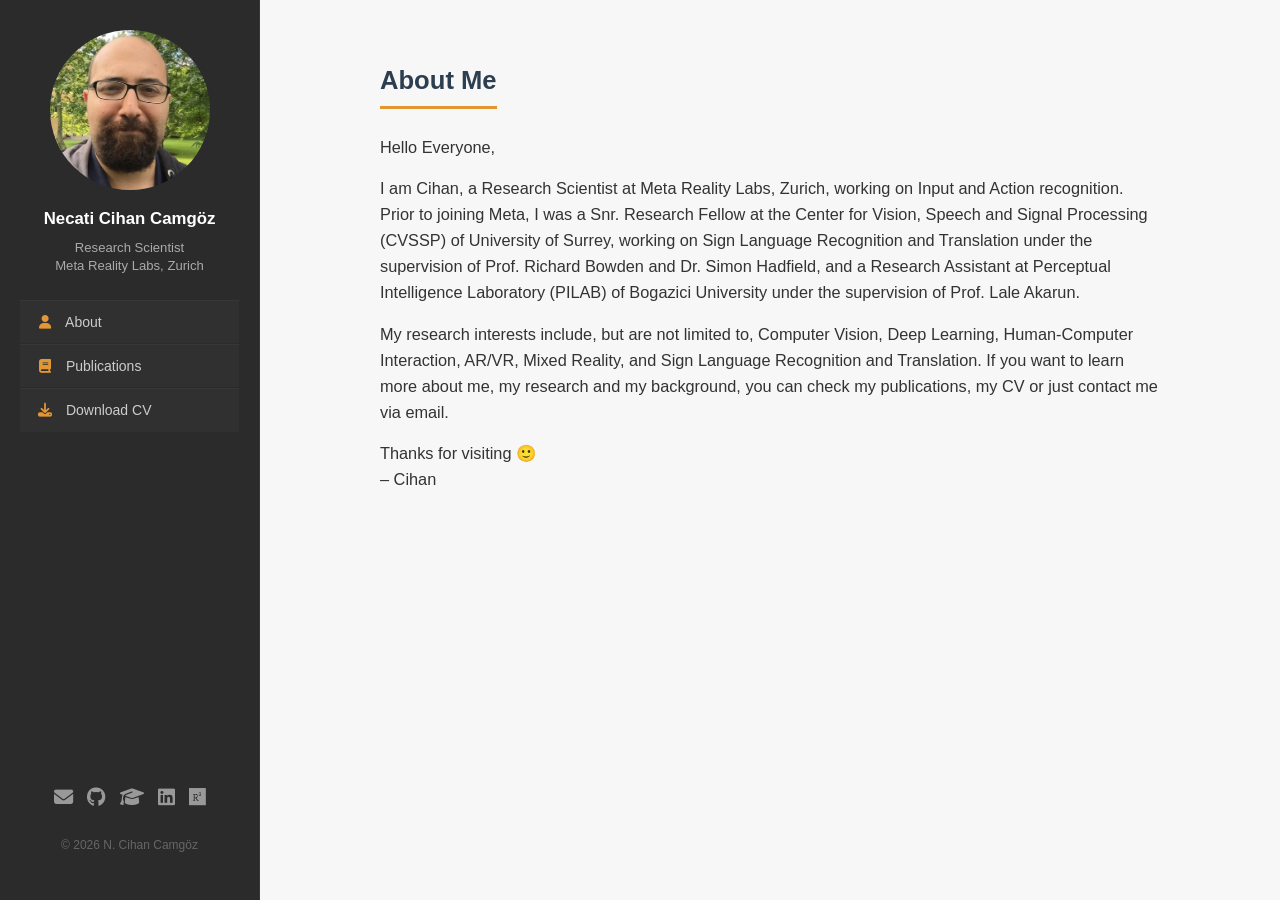
<file: index.html>
<!DOCTYPE html>
<html lang="en">
<head>
    <meta charset="UTF-8">
    <meta name="viewport" content="width=device-width, initial-scale=1.0">
    <title>Necati Cihan Camgöz – Home Page</title>
    <link rel="stylesheet" href="style.css">
    <link rel="stylesheet" href="https://cdnjs.cloudflare.com/ajax/libs/font-awesome/6.4.0/css/all.min.css">
</head>
<body>

    <button class="menu-toggle" onclick="document.querySelector('.sidebar').classList.toggle('open')">
        <i class="fas fa-bars"></i>
    </button>

    <div class="wrapper">

        <!-- ─── Sidebar ─────────────────────────────── -->
        <aside class="sidebar">
            <div class="sidebar-inner">
                <img src="profile.jpg" alt="Necati Cihan Camgöz" class="profile-photo">
                <h1 class="sidebar-name">Necati Cihan Camgöz</h1>
                <p class="sidebar-title">Research Scientist<br>Meta Reality Labs, Zurich</p>

                <nav>
                    <ul>
                        <li><a href="#about"><i class="fas fa-user"></i> About</a></li>
                        <li><a href="publications.html"><i class="fas fa-book"></i> Publications</a></li>
                        <li><a href="neccam_cv_20260614.pdf" class="btn-cv" target="_blank"><i class="fas fa-download"></i> Download CV</a></li>
                    </ul>
                </nav>

                <div class="sidebar-social">
                    <a href="mailto:cihancamgoz@gmail.com" title="Email"><i class="fas fa-envelope"></i></a>
                    <a href="https://github.com/neccam" target="_blank" title="GitHub"><i class="fab fa-github"></i></a>
                    <a href="https://scholar.google.com/citations?user=Tk5Egv8AAAAJ" target="_blank" title="Google Scholar"><i class="fas fa-graduation-cap"></i></a>
                    <a href="https://www.linkedin.com/in/cihancamgoz" target="_blank" title="LinkedIn"><i class="fab fa-linkedin"></i></a>
                    <a href="https://www.researchgate.net/profile/Necati-Camgoz" target="_blank" title="ResearchGate"><i class="fab fa-researchgate"></i></a>
                </div>
                <p class="sidebar-copyright">&copy; 2026 N. Cihan Camgöz</p>
            </div>
        </aside>

        <!-- ─── Main Content ────────────────────────── -->
        <main class="main-content">

            <!-- ABOUT -->
            <section id="about" class="container">
                <h2>About Me</h2>
                <p>Hello Everyone,</p>
                <p>I am Cihan, a Research Scientist at Meta Reality Labs, Zurich, working on Input and Action recognition. Prior to joining Meta, I was a Snr. Research Fellow at the Center for Vision, Speech and Signal Processing (CVSSP) of University of Surrey, working on Sign Language Recognition and Translation under the supervision of Prof. Richard Bowden and Dr. Simon Hadfield, and a Research Assistant at Perceptual Intelligence Laboratory (PILAB) of Bogazici University under the supervision of Prof. Lale Akarun.</p>
                <p>My research interests include, but are not limited to, Computer Vision, Deep Learning, Human-Computer Interaction, AR/VR, Mixed Reality, and Sign Language Recognition and Translation. If you want to learn more about me, my research and my background, you can check my publications, my CV or just contact me via email.</p>
                <p>Thanks for visiting 🙂<br>– Cihan</p>
            </section>


        </main>
    </div>

</body>
</html>
</file>
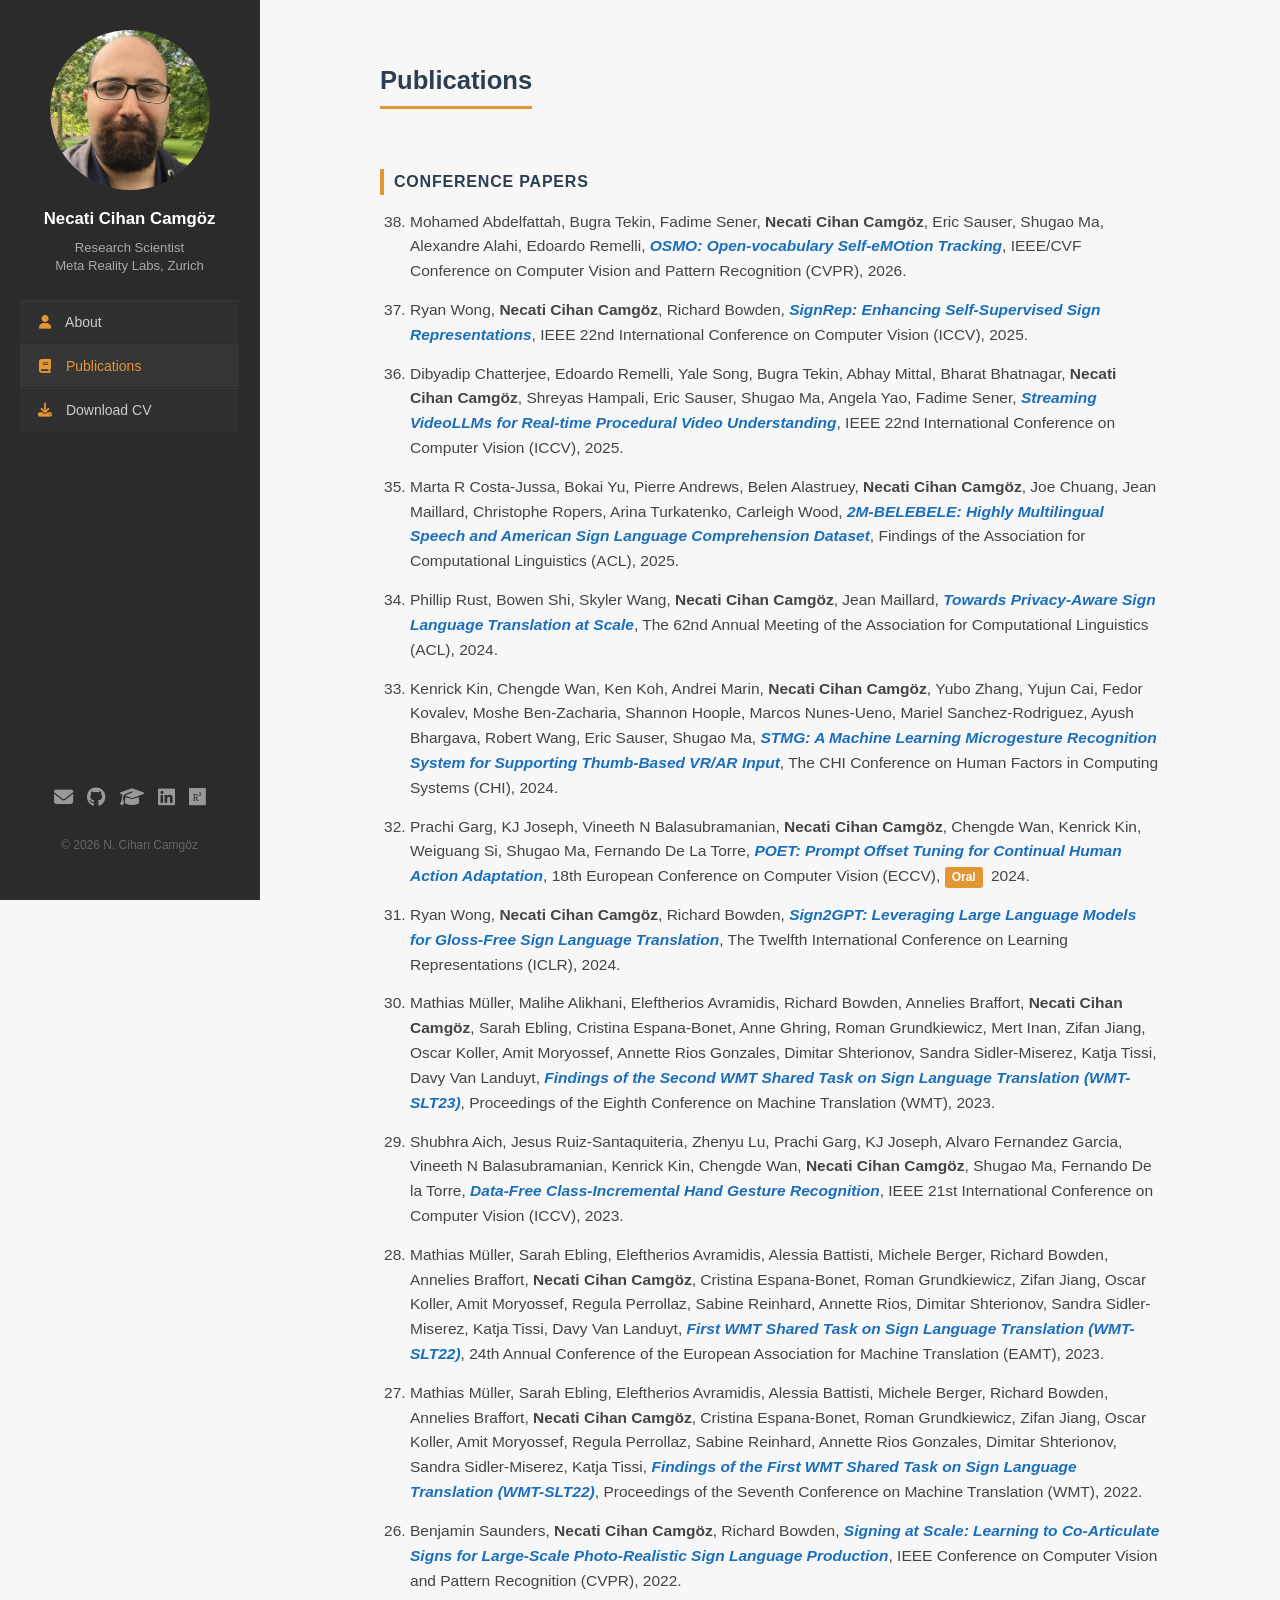
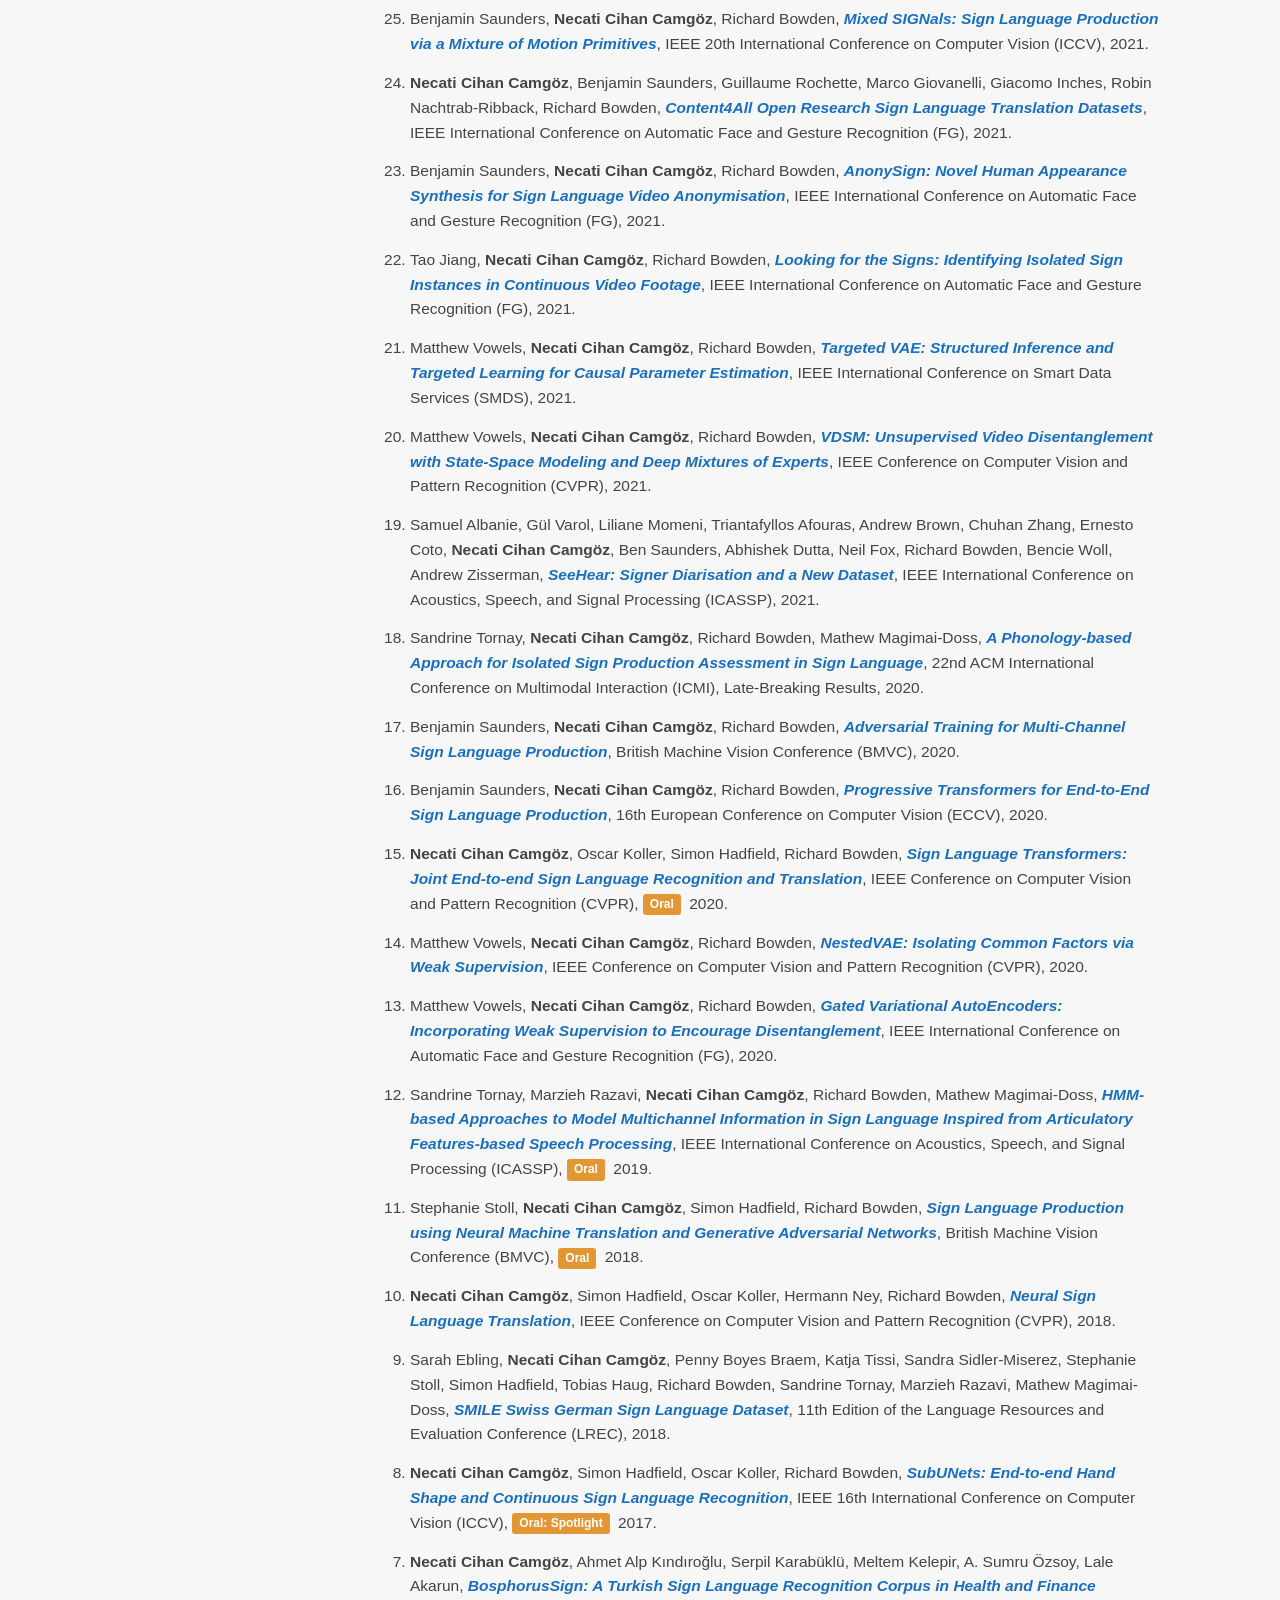
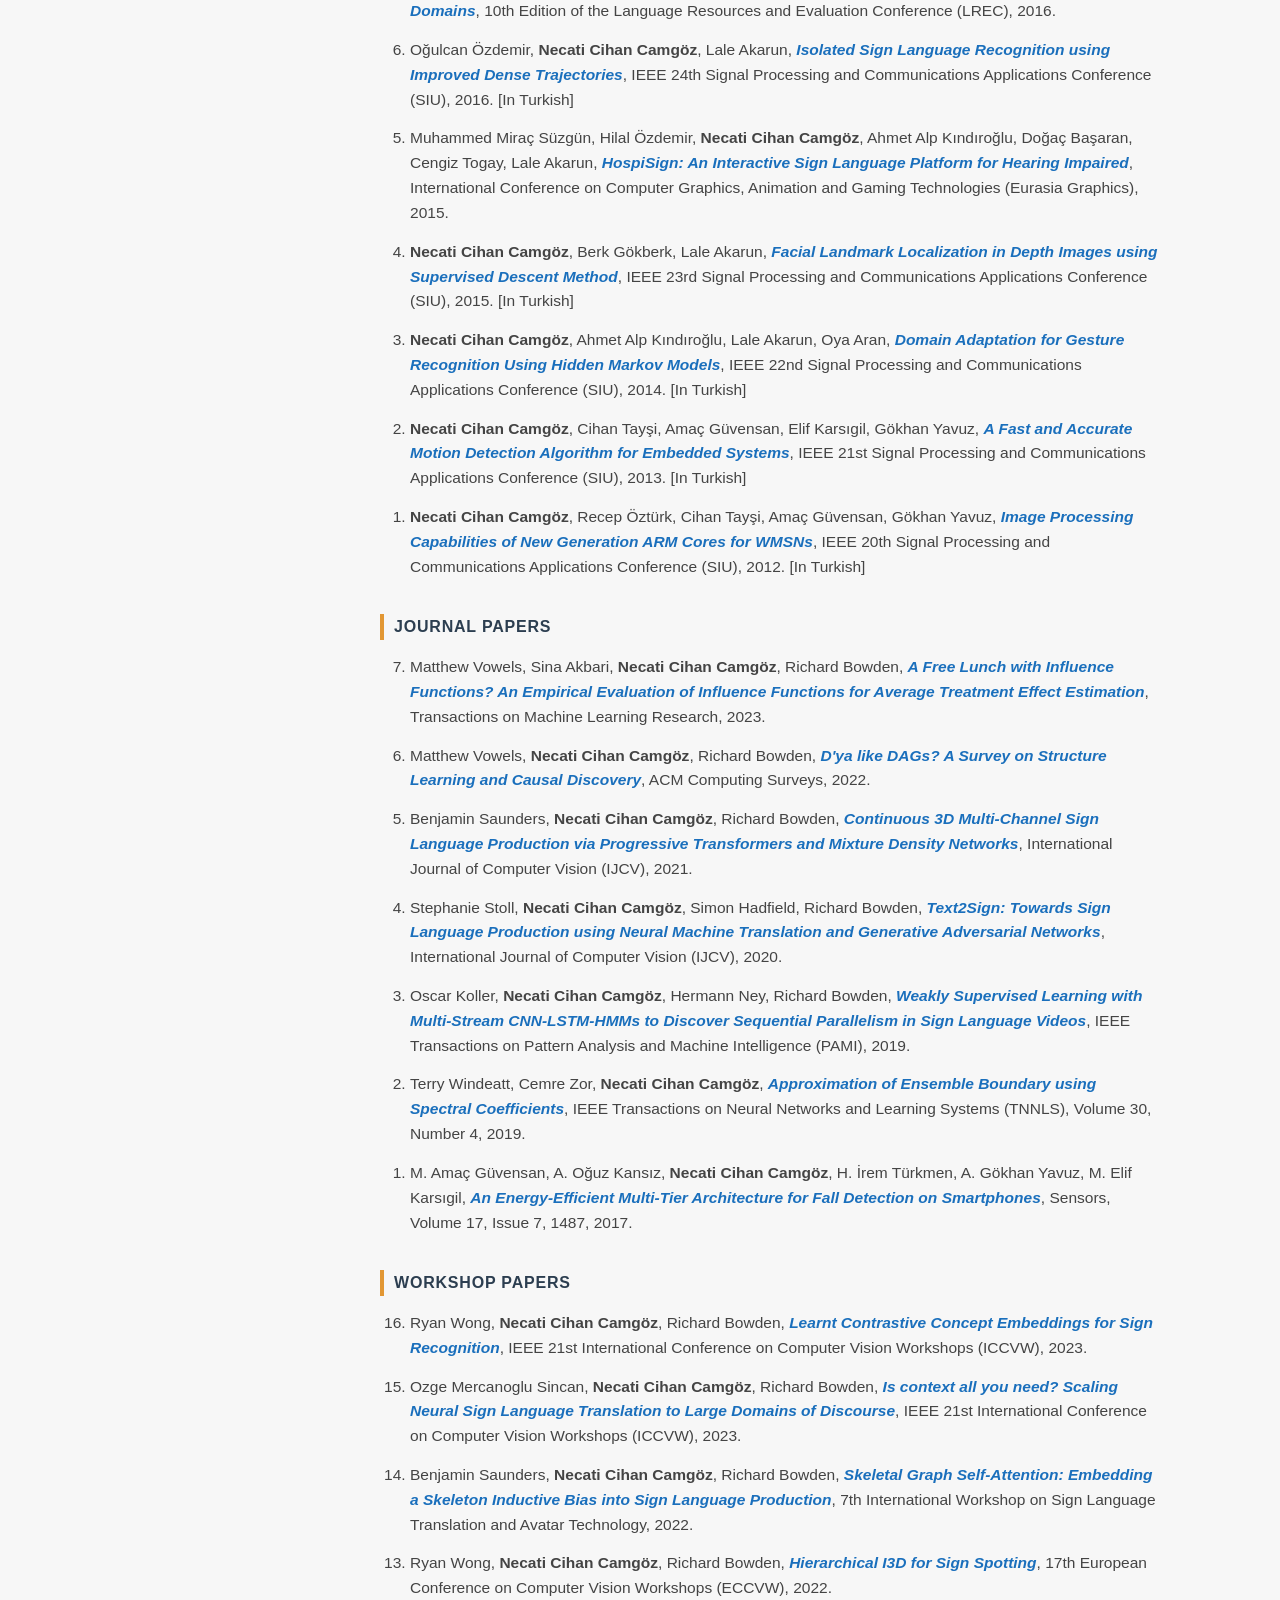
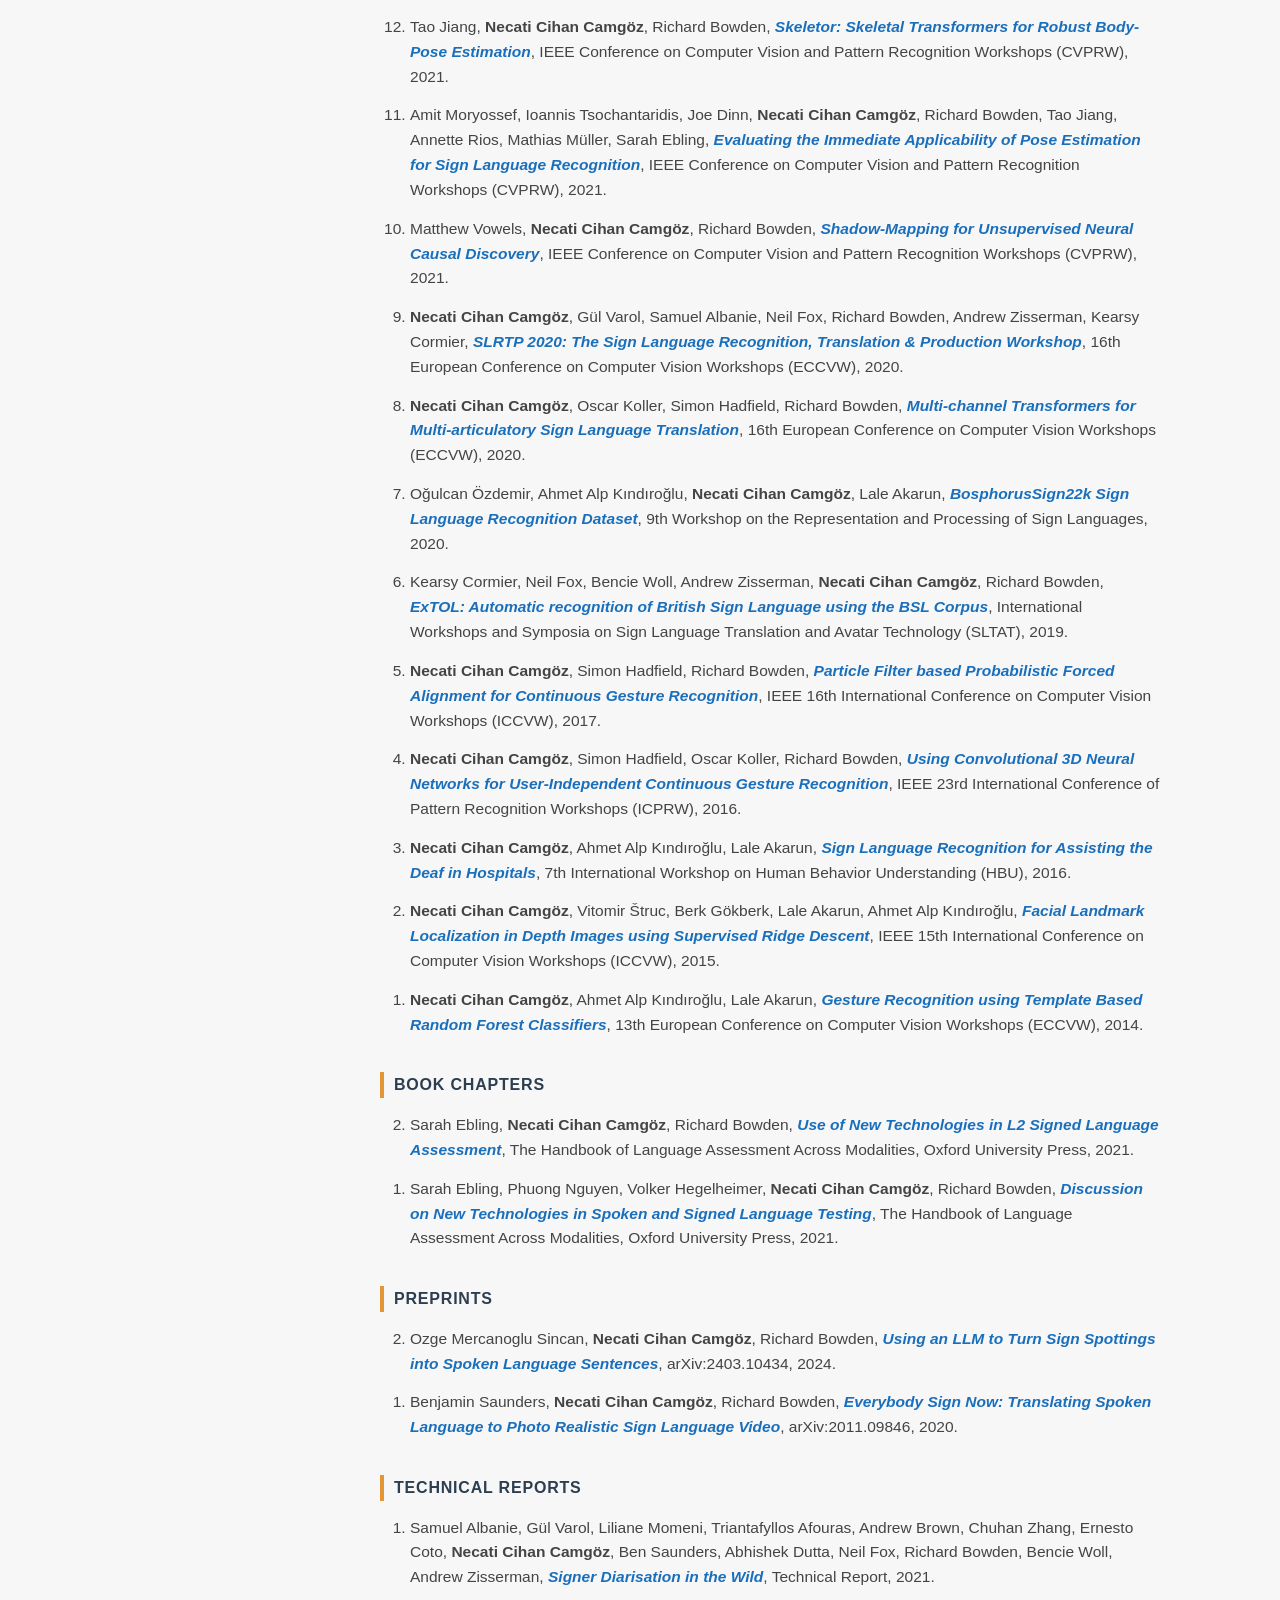
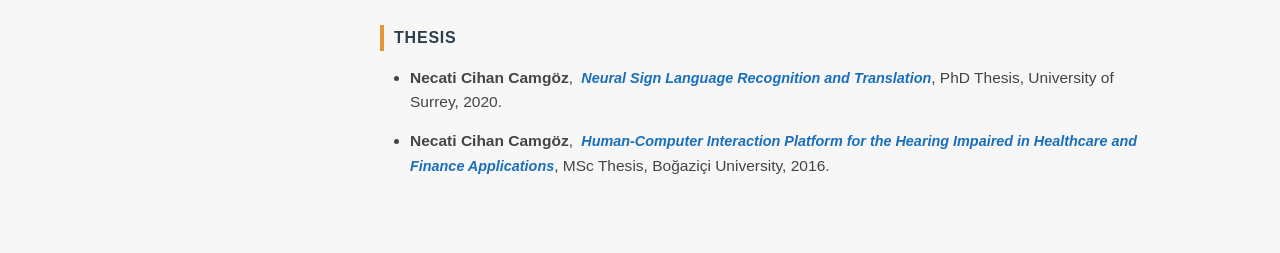
<file: publications.html>
<!DOCTYPE html>
<html lang="en">
<head>
    <meta charset="UTF-8">
    <meta name="viewport" content="width=device-width, initial-scale=1.0">
    <title>Publications – Necati Cihan Camgöz</title>
    <link rel="stylesheet" href="style.css">
    <link rel="stylesheet" href="https://cdnjs.cloudflare.com/ajax/libs/font-awesome/6.4.0/css/all.min.css">
</head>
<body>

    <button class="menu-toggle" onclick="document.querySelector('.sidebar').classList.toggle('open')">
        <i class="fas fa-bars"></i>
    </button>

    <div class="wrapper">

        <!-- ─── Sidebar ─────────────────────────────── -->
        <aside class="sidebar">
            <div class="sidebar-inner">
                <img src="profile.jpg" alt="Necati Cihan Camgöz" class="profile-photo">
                <h1 class="sidebar-name">Necati Cihan Camgöz</h1>
                <p class="sidebar-title">Research Scientist<br>Meta Reality Labs, Zurich</p>

                <nav>
                    <ul>
                        <li><a href="index.html#about"><i class="fas fa-user"></i> About</a></li>
                        <li><a href="publications.html" class="active"><i class="fas fa-book"></i> Publications</a></li>
                        <li><a href="neccam_cv_20260614.pdf" class="btn-cv" target="_blank"><i class="fas fa-download"></i> Download CV</a></li>
                    </ul>
                </nav>

                <div class="sidebar-social">
                    <a href="mailto:cihancamgoz@gmail.com" title="Email"><i class="fas fa-envelope"></i></a>
                    <a href="https://github.com/neccam" target="_blank" title="GitHub"><i class="fab fa-github"></i></a>
                    <a href="https://scholar.google.com/citations?user=Tk5Egv8AAAAJ" target="_blank" title="Google Scholar"><i class="fas fa-graduation-cap"></i></a>
                    <a href="https://www.linkedin.com/in/cihancamgoz" target="_blank" title="LinkedIn"><i class="fab fa-linkedin"></i></a>
                    <a href="https://www.researchgate.net/profile/Necati-Camgoz" target="_blank" title="ResearchGate"><i class="fab fa-researchgate"></i></a>
                </div>
                <p class="sidebar-copyright">&copy; 2026 N. Cihan Camgöz</p>
            </div>
        </aside>

        <!-- ─── Main Content ────────────────────────── -->
        <main class="main-content">

        <section id="publications" class="container">
            <h2>Publications</h2>

            <h3 class="pub-category">Conference Papers</h3>
            <ol class="pub-list" reversed>
                <li id="C38">
                    Mohamed Abdelfattah, Bugra Tekin, Fadime Sener, <strong>Necati Cihan Camgöz</strong>, Eric Sauser, Shugao Ma, Alexandre Alahi, Edoardo Remelli,
                    <a href="https://openaccess.thecvf.com/content/CVPR2026/papers/Abdelfattah_OSMO_Open-vocabulary_Self-eMOtion_Tracking_CVPR_2026_paper.pdf" target="_blank"><em>OSMO: Open-vocabulary Self-eMOtion Tracking</em></a>,
                    IEEE/CVF Conference on Computer Vision and Pattern Recognition (CVPR), 2026.
                </li>
                <li id="C37">
                    Ryan Wong, <strong>Necati Cihan Camgöz</strong>, Richard Bowden,
                    <a href="https://openaccess.thecvf.com/content/ICCV2025/html/Wong_SignRep_Enhancing_Self-Supervised_Sign_Representations_ICCV_2025_paper.html" target="_blank"><em>SignRep: Enhancing Self-Supervised Sign Representations</em></a>,
                    IEEE 22nd International Conference on Computer Vision (ICCV), 2025.
                </li>
                <li id="C36">
                    Dibyadip Chatterjee, Edoardo Remelli, Yale Song, Bugra Tekin, Abhay Mittal, Bharat Bhatnagar, <strong>Necati Cihan Camgöz</strong>, Shreyas Hampali, Eric Sauser, Shugao Ma, Angela Yao, Fadime Sener,
                    <a href="https://openaccess.thecvf.com/content/ICCV2025/papers/Chatterjee_Streaming_VideoLLMs_for_Real-Time_Procedural_Video_Understanding_ICCV_2025_paper.pdf" target="_blank"><em>Streaming VideoLLMs for Real-time Procedural Video Understanding</em></a>,
                    IEEE 22nd International Conference on Computer Vision (ICCV), 2025.
                </li>
                <li id="C35">
                    Marta R Costa-Jussa, Bokai Yu, Pierre Andrews, Belen Alastruey, <strong>Necati Cihan Camgöz</strong>, Joe Chuang, Jean Maillard, Christophe Ropers, Arina Turkatenko, Carleigh Wood,
                    <a href="https://aclanthology.org/2025.findings-acl.569/" target="_blank"><em>2M-BELEBELE: Highly Multilingual Speech and American Sign Language Comprehension Dataset</em></a>,
                    Findings of the Association for Computational Linguistics (ACL), 2025.
                </li>
                <li id="C34">
                    Phillip Rust, Bowen Shi, Skyler Wang, <strong>Necati Cihan Camgöz</strong>, Jean Maillard,
                    <a href="https://aclanthology.org/2024.acl-long.467/" target="_blank"><em>Towards Privacy-Aware Sign Language Translation at Scale</em></a>,
                    The 62nd Annual Meeting of the Association for Computational Linguistics (ACL), 2024.
                </li>
                <li id="C33">
                    Kenrick Kin, Chengde Wan, Ken Koh, Andrei Marin, <strong>Necati Cihan Camgöz</strong>, Yubo Zhang, Yujun Cai, Fedor Kovalev, Moshe Ben-Zacharia, Shannon Hoople, Marcos Nunes-Ueno, Mariel Sanchez-Rodriguez, Ayush Bhargava, Robert Wang, Eric Sauser, Shugao Ma,
                    <a href="https://dl.acm.org/doi/10.1145/3613904.3642702" target="_blank"><em>STMG: A Machine Learning Microgesture Recognition System for Supporting Thumb-Based VR/AR Input</em></a>,
                    The CHI Conference on Human Factors in Computing Systems (CHI), 2024.
                </li>
                <li id="C32">
                    Prachi Garg, KJ Joseph, Vineeth N Balasubramanian, <strong>Necati Cihan Camgöz</strong>, Chengde Wan, Kenrick Kin, Weiguang Si, Shugao Ma, Fernando De La Torre,
                    <a href="https://link.springer.com/chapter/10.1007/978-3-031-73039-9_25" target="_blank"><em>POET: Prompt Offset Tuning for Continual Human Action Adaptation</em></a>,
                    18th European Conference on Computer Vision (ECCV), <span class="badge">Oral</span> 2024.
                </li>
                <li id="C31">
                    Ryan Wong, <strong>Necati Cihan Camgöz</strong>, Richard Bowden,
                    <a href="https://openreview.net/forum?id=LqaEEs3UxU" target="_blank"><em>Sign2GPT: Leveraging Large Language Models for Gloss-Free Sign Language Translation</em></a>,
                    The Twelfth International Conference on Learning Representations (ICLR), 2024.
                </li>
                <li id="C30">
                    Mathias Müller, Malihe Alikhani, Eleftherios Avramidis, Richard Bowden, Annelies Braffort, <strong>Necati Cihan Camgöz</strong>, Sarah Ebling, Cristina Espana-Bonet, Anne Ghring, Roman Grundkiewicz, Mert Inan, Zifan Jiang, Oscar Koller, Amit Moryossef, Annette Rios Gonzales, Dimitar Shterionov, Sandra Sidler-Miserez, Katja Tissi, Davy Van Landuyt,
                    <a href="https://aclanthology.org/2023.wmt-1.4/" target="_blank"><em>Findings of the Second WMT Shared Task on Sign Language Translation (WMT-SLT23)</em></a>,
                    Proceedings of the Eighth Conference on Machine Translation (WMT), 2023.
                </li>
                <li id="C29">
                    Shubhra Aich, Jesus Ruiz-Santaquiteria, Zhenyu Lu, Prachi Garg, KJ Joseph, Alvaro Fernandez Garcia, Vineeth N Balasubramanian, Kenrick Kin, Chengde Wan, <strong>Necati Cihan Camgöz</strong>, Shugao Ma, Fernando De la Torre,
                    <a href="https://openaccess.thecvf.com/content/ICCV2023/html/Aich_Data-Free_Class-Incremental_Hand_Gesture_Recognition_ICCV_2023_paper.html" target="_blank"><em>Data-Free Class-Incremental Hand Gesture Recognition</em></a>,
                    IEEE 21st International Conference on Computer Vision (ICCV), 2023.
                </li>
                <li id="C28">
                    Mathias Müller, Sarah Ebling, Eleftherios Avramidis, Alessia Battisti, Michele Berger, Richard Bowden, Annelies Braffort, <strong>Necati Cihan Camgöz</strong>, Cristina Espana-Bonet, Roman Grundkiewicz, Zifan Jiang, Oscar Koller, Amit Moryossef, Regula Perrollaz, Sabine Reinhard, Annette Rios, Dimitar Shterionov, Sandra Sidler-Miserez, Katja Tissi, Davy Van Landuyt,
                    <a href="https://aclanthology.org/2023.eamt-1.56/" target="_blank"><em>First WMT Shared Task on Sign Language Translation (WMT-SLT22)</em></a>,
                    24th Annual Conference of the European Association for Machine Translation (EAMT), 2023.
                </li>
                <li id="C27">
                    Mathias Müller, Sarah Ebling, Eleftherios Avramidis, Alessia Battisti, Michele Berger, Richard Bowden, Annelies Braffort, <strong>Necati Cihan Camgöz</strong>, Cristina Espana-Bonet, Roman Grundkiewicz, Zifan Jiang, Oscar Koller, Amit Moryossef, Regula Perrollaz, Sabine Reinhard, Annette Rios Gonzales, Dimitar Shterionov, Sandra Sidler-Miserez, Katja Tissi,
                    <a href="https://aclanthology.org/2022.wmt-1.71/" target="_blank"><em>Findings of the First WMT Shared Task on Sign Language Translation (WMT-SLT22)</em></a>,
                    Proceedings of the Seventh Conference on Machine Translation (WMT), 2022.
                </li>
                <li id="C26">
                    Benjamin Saunders, <strong>Necati Cihan Camgöz</strong>, Richard Bowden,
                    <a href="https://openaccess.thecvf.com/content/CVPR2022/html/Saunders_Signing_at_Scale_Learning_to_Co-Articulate_Signs_for_Large-Scale_Photo-Realistic_CVPR_2022_paper.html" target="_blank"><em>Signing at Scale: Learning to Co-Articulate Signs for Large-Scale Photo-Realistic Sign Language Production</em></a>,
                    IEEE Conference on Computer Vision and Pattern Recognition (CVPR), 2022.
                </li>
                <li id="C25">
                    Benjamin Saunders, <strong>Necati Cihan Camgöz</strong>, Richard Bowden,
                    <a href="https://openaccess.thecvf.com/content/ICCV2021/html/Saunders_Mixed_SIGNals_Sign_Language_Production_via_a_Mixture_of_Motion_ICCV_2021_paper.html" target="_blank"><em>Mixed SIGNals: Sign Language Production via a Mixture of Motion Primitives</em></a>,
                    IEEE 20th International Conference on Computer Vision (ICCV), 2021.
                </li>
                <li id="C24">
                    <strong>Necati Cihan Camgöz</strong>, Benjamin Saunders, Guillaume Rochette, Marco Giovanelli, Giacomo Inches, Robin Nachtrab-Ribback, Richard Bowden,
                    <a href="https://arxiv.org/abs/2105.02351" target="_blank"><em>Content4All Open Research Sign Language Translation Datasets</em></a>,
                    IEEE International Conference on Automatic Face and Gesture Recognition (FG), 2021.
                </li>
                <li id="C23">
                    Benjamin Saunders, <strong>Necati Cihan Camgöz</strong>, Richard Bowden,
                    <a href="https://arxiv.org/abs/2107.10685" target="_blank"><em>AnonySign: Novel Human Appearance Synthesis for Sign Language Video Anonymisation</em></a>,
                    IEEE International Conference on Automatic Face and Gesture Recognition (FG), 2021.
                </li>
                <li id="C22">
                    Tao Jiang, <strong>Necati Cihan Camgöz</strong>, Richard Bowden,
                    <a href="https://arxiv.org/abs/2108.04229" target="_blank"><em>Looking for the Signs: Identifying Isolated Sign Instances in Continuous Video Footage</em></a>,
                    IEEE International Conference on Automatic Face and Gesture Recognition (FG), 2021.
                </li>
                <li id="C21">
                    Matthew Vowels, <strong>Necati Cihan Camgöz</strong>, Richard Bowden,
                    <a href="https://arxiv.org/abs/2009.13472" target="_blank"><em>Targeted VAE: Structured Inference and Targeted Learning for Causal Parameter Estimation</em></a>,
                    IEEE International Conference on Smart Data Services (SMDS), 2021.
                </li>
                <li id="C20">
                    Matthew Vowels, <strong>Necati Cihan Camgöz</strong>, Richard Bowden,
                    <a href="https://openaccess.thecvf.com/content/CVPR2021/html/Vowels_VDSM_Unsupervised_Video_Disentanglement_With_State-Space_Modeling_and_Deep_Mixtures_CVPR_2021_paper.html" target="_blank"><em>VDSM: Unsupervised Video Disentanglement with State-Space Modeling and Deep Mixtures of Experts</em></a>,
                    IEEE Conference on Computer Vision and Pattern Recognition (CVPR), 2021.
                </li>
                <li id="C19">
                    Samuel Albanie, Gül Varol, Liliane Momeni, Triantafyllos Afouras, Andrew Brown, Chuhan Zhang, Ernesto Coto, <strong>Necati Cihan Camgöz</strong>, Ben Saunders, Abhishek Dutta, Neil Fox, Richard Bowden, Bencie Woll, Andrew Zisserman,
                    <a href="https://ieeexplore.ieee.org/document/9414856/" target="_blank"><em>SeeHear: Signer Diarisation and a New Dataset</em></a>,
                    IEEE International Conference on Acoustics, Speech, and Signal Processing (ICASSP), 2021.
                </li>
                <li id="C18">
                    Sandrine Tornay, <strong>Necati Cihan Camgöz</strong>, Richard Bowden, Mathew Magimai-Doss,
                    <a href="https://personalpages.surrey.ac.uk/r.bowden/publications/2020/Tornay_ICMI_LBR2020pp.pdf" target="_blank"><em>A Phonology-based Approach for Isolated Sign Production Assessment in Sign Language</em></a>,
                    22nd ACM International Conference on Multimodal Interaction (ICMI), Late-Breaking Results, 2020.
                </li>
                <li id="C17">
                    Benjamin Saunders, <strong>Necati Cihan Camgöz</strong>, Richard Bowden,
                    <a href="https://arxiv.org/abs/2008.12405" target="_blank"><em>Adversarial Training for Multi-Channel Sign Language Production</em></a>,
                    British Machine Vision Conference (BMVC), 2020.
                </li>
                <li id="C16">
                    Benjamin Saunders, <strong>Necati Cihan Camgöz</strong>, Richard Bowden,
                    <a href="https://link.springer.com/chapter/10.1007/978-3-030-58621-8_40" target="_blank"><em>Progressive Transformers for End-to-End Sign Language Production</em></a>,
                    16th European Conference on Computer Vision (ECCV), 2020.
                </li>
                <li id="C15">
                    <strong>Necati Cihan Camgöz</strong>, Oscar Koller, Simon Hadfield, Richard Bowden,
                    <a href="https://openaccess.thecvf.com/content_CVPR_2020/html/Camgoz_Sign_Language_Transformers_Joint_End-to-End_Sign_Language_Recognition_and_Translation_CVPR_2020_paper.html" target="_blank"><em>Sign Language Transformers: Joint End-to-end Sign Language Recognition and Translation</em></a>,
                    IEEE Conference on Computer Vision and Pattern Recognition (CVPR), <span class="badge">Oral</span> 2020.
                </li>
                <li id="C14">
                    Matthew Vowels, <strong>Necati Cihan Camgöz</strong>, Richard Bowden,
                    <a href="https://openaccess.thecvf.com/content_CVPR_2020/html/Vowels_NestedVAE_Isolating_Common_Factors_via_Weak_Supervision_CVPR_2020_paper.html" target="_blank"><em>NestedVAE: Isolating Common Factors via Weak Supervision</em></a>,
                    IEEE Conference on Computer Vision and Pattern Recognition (CVPR), 2020.
                </li>
                <li id="C13">
                    Matthew Vowels, <strong>Necati Cihan Camgöz</strong>, Richard Bowden,
                    <a href="https://arxiv.org/abs/1911.06443" target="_blank"><em>Gated Variational AutoEncoders: Incorporating Weak Supervision to Encourage Disentanglement</em></a>,
                    IEEE International Conference on Automatic Face and Gesture Recognition (FG), 2020.
                </li>
                <li id="C12">
                    Sandrine Tornay, Marzieh Razavi, <strong>Necati Cihan Camgöz</strong>, Richard Bowden, Mathew Magimai-Doss,
                    <a href="https://ieeexplore.ieee.org/document/8683167/" target="_blank"><em>HMM-based Approaches to Model Multichannel Information in Sign Language Inspired from Articulatory Features-based Speech Processing</em></a>,
                    IEEE International Conference on Acoustics, Speech, and Signal Processing (ICASSP), <span class="badge">Oral</span> 2019.
                </li>
                <li id="C11">
                    Stephanie Stoll, <strong>Necati Cihan Camgöz</strong>, Simon Hadfield, Richard Bowden,
                    <a href="https://bmva-archive.org.uk/bmvc/2018/contents/papers/0906.pdf" target="_blank"><em>Sign Language Production using Neural Machine Translation and Generative Adversarial Networks</em></a>,
                    British Machine Vision Conference (BMVC), <span class="badge">Oral</span> 2018.
                </li>
                <li id="C10">
                    <strong>Necati Cihan Camgöz</strong>, Simon Hadfield, Oscar Koller, Hermann Ney, Richard Bowden,
                    <a href="https://openaccess.thecvf.com/content_cvpr_2018/html/Camgoz_Neural_Sign_Language_CVPR_2018_paper.html" target="_blank"><em>Neural Sign Language Translation</em></a>,
                    IEEE Conference on Computer Vision and Pattern Recognition (CVPR), 2018.
                </li>
                <li id="C9">
                    Sarah Ebling, <strong>Necati Cihan Camgöz</strong>, Penny Boyes Braem, Katja Tissi, Sandra Sidler-Miserez, Stephanie Stoll, Simon Hadfield, Tobias Haug, Richard Bowden, Sandrine Tornay, Marzieh Razavi, Mathew Magimai-Doss,
                    <a href="https://aclanthology.org/L18-1666/" target="_blank"><em>SMILE Swiss German Sign Language Dataset</em></a>,
                    11th Edition of the Language Resources and Evaluation Conference (LREC), 2018.
                </li>
                <li id="C8">
                    <strong>Necati Cihan Camgöz</strong>, Simon Hadfield, Oscar Koller, Richard Bowden,
                    <a href="https://openaccess.thecvf.com/content_iccv_2017/html/Camgoz_SubUNets_End-To-End_Hand_ICCV_2017_paper.html" target="_blank"><em>SubUNets: End-to-end Hand Shape and Continuous Sign Language Recognition</em></a>,
                    IEEE 16th International Conference on Computer Vision (ICCV), <span class="badge">Oral: Spotlight</span> 2017.
                </li>
                <li id="C7">
                    <strong>Necati Cihan Camgöz</strong>, Ahmet Alp Kındıroğlu, Serpil Karabüklü, Meltem Kelepir, A. Sumru Özsoy, Lale Akarun,
                    <a href="https://aclanthology.org/L16-1220/" target="_blank"><em>BosphorusSign: A Turkish Sign Language Recognition Corpus in Health and Finance Domains</em></a>,
                    10th Edition of the Language Resources and Evaluation Conference (LREC), 2016.
                </li>
                <li id="C6">
                    Oğulcan Özdemir, <strong>Necati Cihan Camgöz</strong>, Lale Akarun,
                    <a href="https://ieeexplore.ieee.org/document/7496151/" target="_blank"><em>Isolated Sign Language Recognition using Improved Dense Trajectories</em></a>,
                    IEEE 24th Signal Processing and Communications Applications Conference (SIU), 2016. [In Turkish]
                </li>
                <li id="C5">
                    Muhammed Miraç Süzgün, Hilal Özdemir, <strong>Necati Cihan Camgöz</strong>, Ahmet Alp Kındıroğlu, Doğaç Başaran, Cengiz Togay, Lale Akarun,
                    <a href="https://dergipark.org.tr/en/pub/jnse/issue/10004/123548" target="_blank"><em>HospiSign: An Interactive Sign Language Platform for Hearing Impaired</em></a>,
                    International Conference on Computer Graphics, Animation and Gaming Technologies (Eurasia Graphics), 2015.
                </li>
                <li id="C4">
                    <strong>Necati Cihan Camgöz</strong>, Berk Gökberk, Lale Akarun,
                    <a href="https://ieeexplore.ieee.org/document/7130256/" target="_blank"><em>Facial Landmark Localization in Depth Images using Supervised Descent Method</em></a>,
                    IEEE 23rd Signal Processing and Communications Applications Conference (SIU), 2015. [In Turkish]
                </li>
                <li id="C3">
                    <strong>Necati Cihan Camgöz</strong>, Ahmet Alp Kındıroğlu, Lale Akarun, Oya Aran,
                    <a href="https://ieeexplore.ieee.org/document/6830663/" target="_blank"><em>Domain Adaptation for Gesture Recognition Using Hidden Markov Models</em></a>,
                    IEEE 22nd Signal Processing and Communications Applications Conference (SIU), 2014. [In Turkish]
                </li>
                <li id="C2">
                    <strong>Necati Cihan Camgöz</strong>, Cihan Tayşi, Amaç Güvensan, Elif Karsıgil, Gökhan Yavuz,
                    <a href="https://ieeexplore.ieee.org/document/6531461/" target="_blank"><em>A Fast and Accurate Motion Detection Algorithm for Embedded Systems</em></a>,
                    IEEE 21st Signal Processing and Communications Applications Conference (SIU), 2013. [In Turkish]
                </li>
                <li id="C1">
                    <strong>Necati Cihan Camgöz</strong>, Recep Öztürk, Cihan Tayşi, Amaç Güvensan, Gökhan Yavuz,
                    <a href="https://ieeexplore.ieee.org/document/6204707/" target="_blank"><em>Image Processing Capabilities of New Generation ARM Cores for WMSNs</em></a>,
                    IEEE 20th Signal Processing and Communications Applications Conference (SIU), 2012. [In Turkish]
                </li>
            </ol>

            <h3 class="pub-category">Journal Papers</h3>
            <ol class="pub-list" reversed>
                <li id="J7">
                    Matthew Vowels, Sina Akbari, <strong>Necati Cihan Camgöz</strong>, Richard Bowden,
                    <a href="https://arxiv.org/abs/2202.09096" target="_blank"><em>A Free Lunch with Influence Functions? An Empirical Evaluation of Influence Functions for Average Treatment Effect Estimation</em></a>,
                    Transactions on Machine Learning Research, 2023.
                </li>
                <li id="J6">
                    Matthew Vowels, <strong>Necati Cihan Camgöz</strong>, Richard Bowden,
                    <a href="https://dl.acm.org/doi/abs/10.1145/3527154" target="_blank"><em>D'ya like DAGs? A Survey on Structure Learning and Causal Discovery</em></a>,
                    ACM Computing Surveys, 2022.
                </li>
                <li id="J5">
                    Benjamin Saunders, <strong>Necati Cihan Camgöz</strong>, Richard Bowden,
                    <a href="https://link.springer.com/article/10.1007/s11263-021-01457-9" target="_blank"><em>Continuous 3D Multi-Channel Sign Language Production via Progressive Transformers and Mixture Density Networks</em></a>,
                    International Journal of Computer Vision (IJCV), 2021.
                </li>
                <li id="J4">
                    Stephanie Stoll, <strong>Necati Cihan Camgöz</strong>, Simon Hadfield, Richard Bowden,
                    <a href="https://link.springer.com/article/10.1007/s11263-019-01281-2" target="_blank"><em>Text2Sign: Towards Sign Language Production using Neural Machine Translation and Generative Adversarial Networks</em></a>,
                    International Journal of Computer Vision (IJCV), 2020.
                </li>
                <li id="J3">
                    Oscar Koller, <strong>Necati Cihan Camgöz</strong>, Hermann Ney, Richard Bowden,
                    <a href="https://ieeexplore.ieee.org/document/8691602" target="_blank"><em>Weakly Supervised Learning with Multi-Stream CNN-LSTM-HMMs to Discover Sequential Parallelism in Sign Language Videos</em></a>,
                    IEEE Transactions on Pattern Analysis and Machine Intelligence (PAMI), 2019.
                </li>
                <li id="J2">
                    Terry Windeatt, Cemre Zor, <strong>Necati Cihan Camgöz</strong>,
                    <a href="https://ieeexplore.ieee.org/document/8444967/" target="_blank"><em>Approximation of Ensemble Boundary using Spectral Coefficients</em></a>,
                    IEEE Transactions on Neural Networks and Learning Systems (TNNLS), Volume 30, Number 4, 2019.
                </li>
                <li id="J1">
                    M. Amaç Güvensan, A. Oğuz Kansız, <strong>Necati Cihan Camgöz</strong>, H. İrem Türkmen, A. Gökhan Yavuz, M. Elif Karsıgil,
                    <a href="https://www.mdpi.com/1424-8220/17/7/1487" target="_blank"><em>An Energy-Efficient Multi-Tier Architecture for Fall Detection on Smartphones</em></a>,
                    Sensors, Volume 17, Issue 7, 1487, 2017.
                </li>
            </ol>

            <h3 class="pub-category">Workshop Papers</h3>
            <ol class="pub-list" reversed>
                <li id="W16">
                    Ryan Wong, <strong>Necati Cihan Camgöz</strong>, Richard Bowden,
                    <a href="https://openaccess.thecvf.com/content/ICCV2023W/ACVR/html/Wong_Learnt_Contrastive_Concept_Embeddings_for_Sign_Recognition_ICCVW_2023_paper.html" target="_blank"><em>Learnt Contrastive Concept Embeddings for Sign Recognition</em></a>,
                    IEEE 21st International Conference on Computer Vision Workshops (ICCVW), 2023.
                </li>
                <li id="W15">
                    Ozge Mercanoglu Sincan, <strong>Necati Cihan Camgöz</strong>, Richard Bowden,
                    <a href="https://openaccess.thecvf.com/content/ICCV2023W/ACVR/html/Sincan_Is_Context_all_you_Need_Scaling_Neural_Sign_Language_Translation_ICCVW_2023_paper.html" target="_blank"><em>Is context all you need? Scaling Neural Sign Language Translation to Large Domains of Discourse</em></a>,
                    IEEE 21st International Conference on Computer Vision Workshops (ICCVW), 2023.
                </li>
                <li id="W14">
                    Benjamin Saunders, <strong>Necati Cihan Camgöz</strong>, Richard Bowden,
                    <a href="https://aclanthology.org/2022.sltat-1.15/" target="_blank"><em>Skeletal Graph Self-Attention: Embedding a Skeleton Inductive Bias into Sign Language Production</em></a>,
                    7th International Workshop on Sign Language Translation and Avatar Technology, 2022.
                </li>
                <li id="W13">
                    Ryan Wong, <strong>Necati Cihan Camgöz</strong>, Richard Bowden,
                    <a href="https://arxiv.org/abs/2210.00951" target="_blank"><em>Hierarchical I3D for Sign Spotting</em></a>,
                    17th European Conference on Computer Vision Workshops (ECCVW), 2022.
                </li>
                <li id="W12">
                    Tao Jiang, <strong>Necati Cihan Camgöz</strong>, Richard Bowden,
                    <a href="https://openaccess.thecvf.com/content/CVPR2021W/ChaLearn/html/Jiang_Skeletor_Skeletal_Transformers_for_Robust_Body-Pose_Estimation_CVPRW_2021_paper.html" target="_blank"><em>Skeletor: Skeletal Transformers for Robust Body-Pose Estimation</em></a>,
                    IEEE Conference on Computer Vision and Pattern Recognition Workshops (CVPRW), 2021.
                </li>
                <li id="W11">
                    Amit Moryossef, Ioannis Tsochantaridis, Joe Dinn, <strong>Necati Cihan Camgöz</strong>, Richard Bowden, Tao Jiang, Annette Rios, Mathias Müller, Sarah Ebling,
                    <a href="https://openaccess.thecvf.com/content/CVPR2021W/ChaLearn/html/Moryossef_Evaluating_the_Immediate_Applicability_of_Pose_Estimation_for_Sign_Language_CVPRW_2021_paper.html" target="_blank"><em>Evaluating the Immediate Applicability of Pose Estimation for Sign Language Recognition</em></a>,
                    IEEE Conference on Computer Vision and Pattern Recognition Workshops (CVPRW), 2021.
                </li>
                <li id="W10">
                    Matthew Vowels, <strong>Necati Cihan Camgöz</strong>, Richard Bowden,
                    <a href="https://openaccess.thecvf.com/content/CVPR2021W/CiV/html/Vowels_Shadow-Mapping_for_Unsupervised_Neural_Causal_Discovery_CVPRW_2021_paper.html" target="_blank"><em>Shadow-Mapping for Unsupervised Neural Causal Discovery</em></a>,
                    IEEE Conference on Computer Vision and Pattern Recognition Workshops (CVPRW), 2021.
                </li>
                <li id="W9">
                    <strong>Necati Cihan Camgöz</strong>, Gül Varol, Samuel Albanie, Neil Fox, Richard Bowden, Andrew Zisserman, Kearsy Cormier,
                    <a href="https://link.springer.com/chapter/10.1007/978-3-030-66096-3_13" target="_blank"><em>SLRTP 2020: The Sign Language Recognition, Translation & Production Workshop</em></a>,
                    16th European Conference on Computer Vision Workshops (ECCVW), 2020.
                </li>
                <li id="W8">
                    <strong>Necati Cihan Camgöz</strong>, Oscar Koller, Simon Hadfield, Richard Bowden,
                    <a href="https://arxiv.org/abs/2009.00299" target="_blank"><em>Multi-channel Transformers for Multi-articulatory Sign Language Translation</em></a>,
                    16th European Conference on Computer Vision Workshops (ECCVW), 2020.
                </li>
                <li id="W7">
                    Oğulcan Özdemir, Ahmet Alp Kındıroğlu, <strong>Necati Cihan Camgöz</strong>, Lale Akarun,
                    <a href="https://aclanthology.org/2020.signlang-1.30/" target="_blank"><em>BosphorusSign22k Sign Language Recognition Dataset</em></a>,
                    9th Workshop on the Representation and Processing of Sign Languages, 2020.
                </li>
                <li id="W6">
                    Kearsy Cormier, Neil Fox, Bencie Woll, Andrew Zisserman, <strong>Necati Cihan Camgöz</strong>, Richard Bowden,
                    <a href="pub/cormier2019sltat_poster.pdf" target="_blank"><em>ExTOL: Automatic recognition of British Sign Language using the BSL Corpus</em></a>,
                    International Workshops and Symposia on Sign Language Translation and Avatar Technology (SLTAT), 2019.
                </li>
                <li id="W5">
                    <strong>Necati Cihan Camgöz</strong>, Simon Hadfield, Richard Bowden,
                    <a href="https://openaccess.thecvf.com/content_ICCV_2017_workshops/w44/html/Camgoz_Particle_Filter_Based_ICCV_2017_paper.html" target="_blank"><em>Particle Filter based Probabilistic Forced Alignment for Continuous Gesture Recognition</em></a>,
                    IEEE 16th International Conference on Computer Vision Workshops (ICCVW), 2017.
                </li>
                <li id="W4">
                    <strong>Necati Cihan Camgöz</strong>, Simon Hadfield, Oscar Koller, Richard Bowden,
                    <a href="https://ieeexplore.ieee.org/document/7899606/" target="_blank"><em>Using Convolutional 3D Neural Networks for User-Independent Continuous Gesture Recognition</em></a>,
                    IEEE 23rd International Conference of Pattern Recognition Workshops (ICPRW), 2016.
                </li>
                <li id="W3">
                    <strong>Necati Cihan Camgöz</strong>, Ahmet Alp Kındıroğlu, Lale Akarun,
                    <a href="https://link.springer.com/chapter/10.1007/978-3-319-46843-3_6" target="_blank"><em>Sign Language Recognition for Assisting the Deaf in Hospitals</em></a>,
                    7th International Workshop on Human Behavior Understanding (HBU), 2016.
                </li>
                <li id="W2">
                    <strong>Necati Cihan Camgöz</strong>, Vitomir Štruc, Berk Gökberk, Lale Akarun, Ahmet Alp Kındıroğlu,
                    <a href="https://www.cv-foundation.org/openaccess/content_iccv_2015_workshops/w11/html/Camgoz_Facial_Landmark_Localization_ICCV_2015_paper.html" target="_blank"><em>Facial Landmark Localization in Depth Images using Supervised Ridge Descent</em></a>,
                    IEEE 15th International Conference on Computer Vision Workshops (ICCVW), 2015.
                </li>
                <li id="W1">
                    <strong>Necati Cihan Camgöz</strong>, Ahmet Alp Kındıroğlu, Lale Akarun,
                    <a href="https://link.springer.com/chapter/10.1007/978-3-319-16178-5_41" target="_blank"><em>Gesture Recognition using Template Based Random Forest Classifiers</em></a>,
                    13th European Conference on Computer Vision Workshops (ECCVW), 2014.
                </li>
            </ol>

            <h3 class="pub-category">Book Chapters</h3>
            <ol class="pub-list" reversed>
                <li id="B2">
                    Sarah Ebling, <strong>Necati Cihan Camgöz</strong>, Richard Bowden,
                    <a href="https://academic.oup.com/book/39049" target="_blank"><em>Use of New Technologies in L2 Signed Language Assessment</em></a>,
                    The Handbook of Language Assessment Across Modalities, Oxford University Press, 2021.
                </li>
                <li id="B1">
                    Sarah Ebling, Phuong Nguyen, Volker Hegelheimer, <strong>Necati Cihan Camgöz</strong>, Richard Bowden,
                    <a href="https://academic.oup.com/book/39049" target="_blank"><em>Discussion on New Technologies in Spoken and Signed Language Testing</em></a>,
                    The Handbook of Language Assessment Across Modalities, Oxford University Press, 2021.
                </li>
            </ol>

            <h3 class="pub-category">Preprints</h3>
            <ol class="pub-list" reversed>
                <li id="P2">
                    Ozge Mercanoglu Sincan, <strong>Necati Cihan Camgöz</strong>, Richard Bowden,
                    <a href="https://arxiv.org/abs/2403.10434" target="_blank"><em>Using an LLM to Turn Sign Spottings into Spoken Language Sentences</em></a>,
                    arXiv:2403.10434, 2024.
                </li>
                <li id="P1">
                    Benjamin Saunders, <strong>Necati Cihan Camgöz</strong>, Richard Bowden,
                    <a href="https://arxiv.org/abs/2011.09846" target="_blank"><em>Everybody Sign Now: Translating Spoken Language to Photo Realistic Sign Language Video</em></a>,
                    arXiv:2011.09846, 2020.
                </li>
            </ol>

            <h3 class="pub-category">Technical Reports</h3>
            <ol class="pub-list">
                <li id="T1">
                    Samuel Albanie, Gül Varol, Liliane Momeni, Triantafyllos Afouras, Andrew Brown, Chuhan Zhang, Ernesto Coto, <strong>Necati Cihan Camgöz</strong>, Ben Saunders, Abhishek Dutta, Neil Fox, Richard Bowden, Bencie Woll, Andrew Zisserman,
                    <a href="https://www.robots.ox.ac.uk/~vgg/publications/2021/Albanie21a/albanie21a.pdf" target="_blank"><em>Signer Diarisation in the Wild</em></a>,
                    Technical Report, 2021.
                </li>
            </ol>

            <h3 class="pub-category">Thesis</h3>
            <ul class="pub-list plain-list">
                <li>
                    <strong>Necati Cihan Camgöz</strong>,
                    <a href="pub/camgoz2020phd.pdf" class="pub-link" target="_blank"><em>Neural Sign Language Recognition and Translation</em></a>,
                    PhD Thesis, University of Surrey, 2020.
                </li>
                <li>
                    <strong>Necati Cihan Camgöz</strong>,
                    <a href="pub/camgoz2016msc.pdf" class="pub-link" target="_blank"><em>Human-Computer Interaction Platform for the Hearing Impaired in Healthcare and Finance Applications</em></a>,
                    MSc Thesis, Boğaziçi University, 2016.
                </li>
            </ul>

        </section>

        </main>
    </div>

</body>
</html>
</file>
<file: style.css>
/* ─── Reset ─────────────────────────────────────────── */
* {
    margin: 0;
    padding: 0;
    box-sizing: border-box;
    font-family: 'Segoe UI', Tahoma, Geneva, Verdana, sans-serif;
}

body {
    color: #333333;
    background: #f7f7f7;
    line-height: 1.6;
}

/* ─── Layout ─────────────────────────────────────────── */
.wrapper {
    display: flex;
    min-height: 100vh;
}

/* ─── Sidebar ────────────────────────────────────────── */
.sidebar {
    width: 260px;
    min-width: 260px;
    background: #2b2b2b;
    border-right: 1px solid #373737;
    position: fixed;
    top: 0;
    left: 0;
    height: 100vh;
    overflow-y: auto;
    display: flex;
    flex-direction: column;
    z-index: 1000;
}

.sidebar-inner {
    display: flex;
    flex-direction: column;
    align-items: center;
    padding: 30px 20px 20px;
    flex: 1;
}

.profile-photo {
    width: 160px;
    height: 160px;
    object-fit: cover;
    object-position: center 15%;
    border-radius: 50%;

    margin-bottom: 16px;
    display: block;
}

.sidebar-name {
    font-size: 1.05rem;
    font-weight: 700;
    color: #ffffff;
    text-align: center;
    margin-bottom: 6px;
}

.sidebar-title {
    font-size: 0.82rem;
    color: #aaaaaa;
    text-align: center;
    line-height: 1.4;
    margin-bottom: 24px;
}

/* Sidebar Nav */
.sidebar nav {
    width: 100%;
    margin-bottom: 16px;
}

.sidebar nav ul {
    list-style: none;
    width: 100%;
}

.sidebar nav ul li {
    width: 100%;
}

.sidebar nav ul li a {
    display: block;
    padding: 10px 16px;
    color: #cccccc;
    text-decoration: none;
    font-size: 14px;
    font-weight: 500;
    background: #303030;
    border-top: 1px solid #373737;
    border-bottom: 1px solid #2b2b2b;
    transition: background 0.2s, color 0.2s;
}

.sidebar nav ul li a i {
    width: 18px;
    text-align: center;
    margin-right: 8px;
    color: #e29734;
}

.sidebar nav ul li a:hover,
.sidebar nav ul li a.active {
    background: #363636;
    color: #e29734;
}


/* Sidebar Social */
.sidebar-social {
    display: flex;
    gap: 14px;
    margin-top: auto;
    margin-bottom: 12px;
    flex-wrap: wrap;
    justify-content: center;
}

.sidebar-social a {
    color: #999999;
    font-size: 1.2rem;
    text-decoration: none;
    transition: color 0.2s;
}

.sidebar-social a:hover {
    color: #e29734;
}

.sidebar-copyright {
    font-size: 0.75rem;
    color: #666666;
    text-align: center;
    padding: 10px 0;
    width: 100%;
}

/* ─── Main Content ───────────────────────────────────── */
.main-content {
    margin-left: 260px;
    flex: 1;
    background: #f7f7f7;
}

/* ─── Sections ───────────────────────────────────────── */
.container {
    max-width: 860px;
    margin: 0 auto;
    padding: 60px 40px;
}

.bg-light {
    background-color: #fcfcfc;
}

h2 {
    color: #2c3e50;
    font-size: 1.6rem;
    margin-bottom: 25px;
    border-bottom: 3px solid #e29734;
    display: inline-block;
    padding-bottom: 5px;
}

h3.pub-category {
    color: #2c3e50;
    margin-top: 35px;
    margin-bottom: 15px;
    font-size: 1rem;
    text-transform: uppercase;
    letter-spacing: 0.05em;
    border-left: 4px solid #e29734;
    padding-left: 10px;
}

h3.subsection-title {
    color: #2c3e50;
    margin-top: 30px;
    margin-bottom: 12px;
    font-size: 1.05rem;
    font-weight: 600;
}

p {
    margin-bottom: 15px;
    font-size: 1.02rem;
}

/* ─── Timeline ───────────────────────────────────────── */
.timeline {
    border-left: 3px solid #e29734;
    padding-left: 25px;
    margin-left: 10px;
}

.timeline-item {
    margin-bottom: 28px;
    position: relative;
}

.timeline-item::before {
    content: '';
    position: absolute;
    width: 12px;
    height: 12px;
    background: #e29734;
    border-radius: 50%;
    left: -32px;
    top: 5px;
}

.timeline-item strong {
    color: #e29734;
    display: block;
    margin-bottom: 3px;
    font-size: 0.92rem;
}

.timeline-item h4 {
    color: #2c3e50;
    font-size: 1rem;
    margin-bottom: 2px;
}

.timeline-item p {
    margin-bottom: 4px;
    font-size: 0.97rem;
    color: #555;
}

.timeline-item p.detail {
    font-size: 0.92rem;
    color: #666;
    margin-top: 4px;
}

/* ─── Publications ───────────────────────────────────── */
.pub-list {
    padding-left: 30px;
    margin-bottom: 10px;
}

.pub-list li {
    margin-bottom: 14px;
    font-size: 0.97rem;
    line-height: 1.6;
    color: #444;
}

.pub-list li em {
    color: #2c3e50;
    font-style: italic;
}

.pub-list li a {
    color: #1a6fbc;
    text-decoration: none;
    font-weight: 600;
}

.pub-list li a em {
    color: #1a6fbc;
}

.pub-list li a:hover em {
    color: #e29734;
    text-decoration: underline;
}

.pub-list.plain-list {
    list-style: disc;
}

.pub-link {
    color: #e29734;
    text-decoration: none;
    font-size: 0.9rem;
    margin-left: 4px;
}

.pub-link:hover {
    text-decoration: underline;
}

.badge {
    display: inline-block;
    background-color: #e29734;
    color: white;
    font-size: 0.75rem;
    font-style: normal;
    padding: 1px 7px;
    border-radius: 3px;
    margin-right: 4px;
    vertical-align: middle;
    font-weight: 600;
}

/* ─── Lists ──────────────────────────────────────────── */
.list-items {
    padding-left: 20px;
}

.list-items li {
    margin-bottom: 10px;
    list-style-type: square;
    font-size: 0.97rem;
    line-height: 1.6;
}

.list-items.compact li {
    margin-bottom: 5px;
    font-size: 0.93rem;
}

/* ─── Reviewer Grid ──────────────────────────────────── */
.reviewer-grid {
    display: grid;
    grid-template-columns: 1fr 1fr;
    gap: 20px;
    margin-top: 8px;
}

/* ─── Mobile hamburger ───────────────────────────────── */
.menu-toggle {
    display: none;
    position: fixed;
    top: 12px;
    left: 12px;
    z-index: 1100;
    background: #e29734;
    color: #fff;
    border: none;
    border-radius: 5px;
    padding: 8px 11px;
    font-size: 1.1rem;
    cursor: pointer;
}

/* ─── Mobile ─────────────────────────────────────────── */
@media (max-width: 768px) {
    .menu-toggle {
        display: block;
    }

    .sidebar {
        transform: translateX(-100%);
        transition: transform 0.25s ease;
    }

    .sidebar.open {
        transform: translateX(0);
    }

    .main-content {
        margin-left: 0;
        padding-top: 55px;
    }

    .reviewer-grid {
        grid-template-columns: 1fr;
    }

    .pub-list {
        padding-left: 18px;
    }

    .container {
        padding: 40px 20px;
    }
}
</file>
